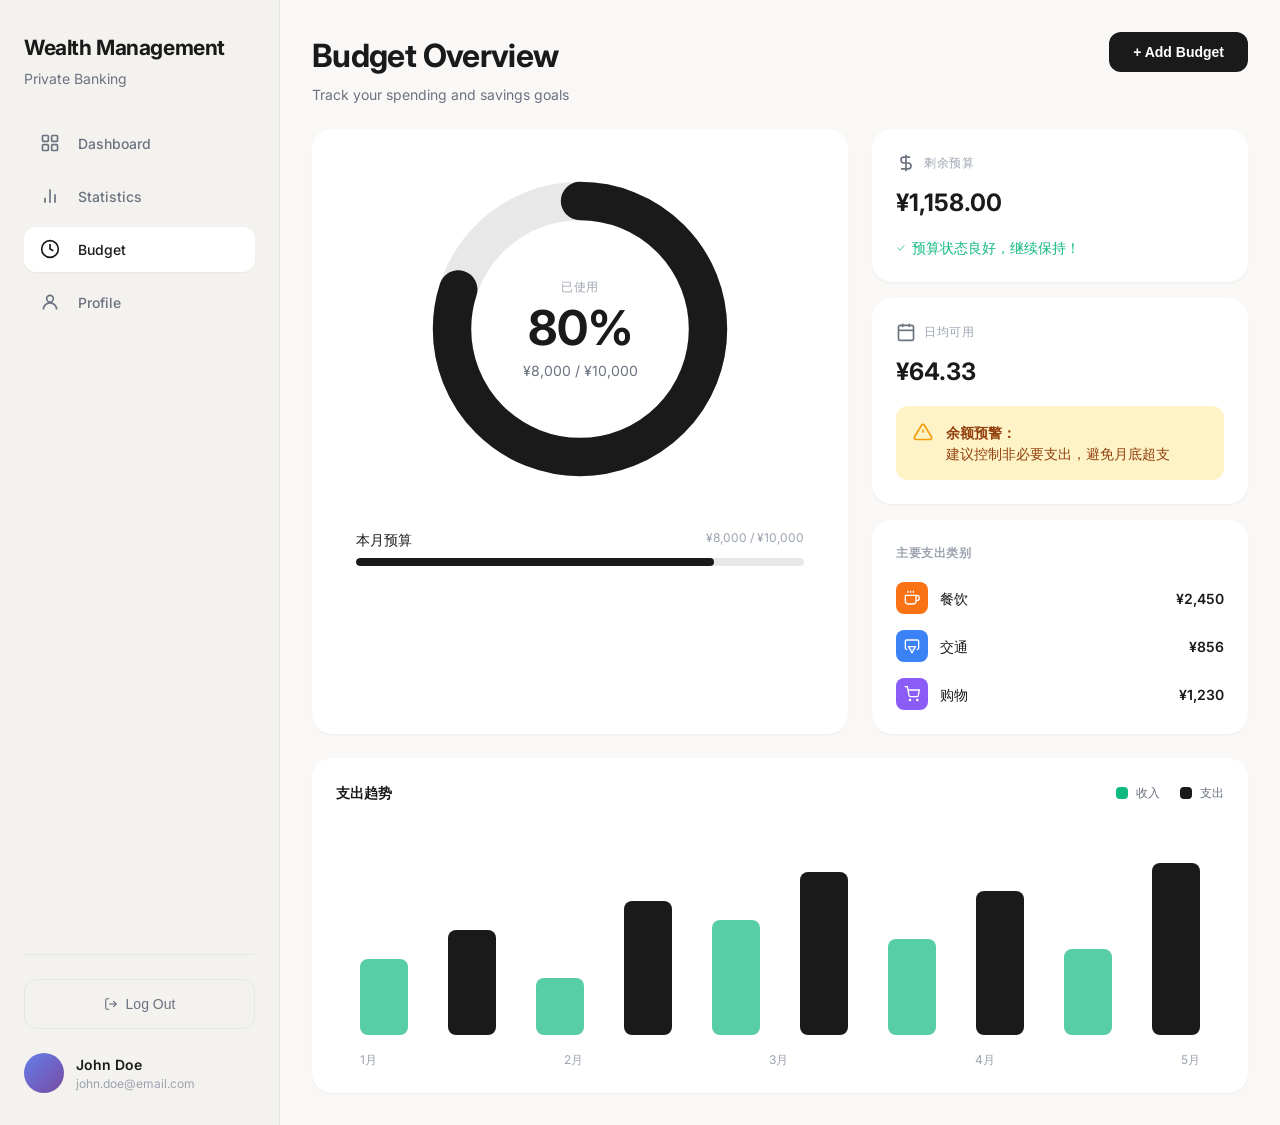
<file: 002.美术设计（UI原型）/index.html>
<!DOCTYPE html>
<html lang="zh-CN">
<head>
  <meta charset="UTF-8">
  <meta name="viewport" content="width=device-width, initial-scale=1.0">
  <title>Wealth Management - Private Banking</title>
  <link rel="stylesheet" href="style.css">
  <link href="https://fonts.googleapis.com/css2?family=Inter:wght@400;500;600;700&display=swap" rel="stylesheet">
</head>
<body>
  <div class="app-container">
    <!-- 侧边导航栏 -->
    <aside class="sidebar">
      <div class="sidebar-header">
        <h1 class="brand-title">Wealth Management</h1>
        <p class="brand-subtitle">Private Banking</p>
      </div>

      <nav class="sidebar-nav">
        <a href="#" class="nav-link">
          <svg class="nav-icon" viewBox="0 0 24 24" fill="none" stroke="currentColor" stroke-width="2">
            <rect x="3" y="3" width="7" height="7" rx="1"/>
            <rect x="14" y="3" width="7" height="7" rx="1"/>
            <rect x="3" y="14" width="7" height="7" rx="1"/>
            <rect x="14" y="14" width="7" height="7" rx="1"/>
          </svg>
          <span>Dashboard</span>
        </a>
        <a href="#" class="nav-link">
          <svg class="nav-icon" viewBox="0 0 24 24" fill="none" stroke="currentColor" stroke-width="2">
            <path d="M18 20V10M12 20V4M6 20v-6"/>
          </svg>
          <span>Statistics</span>
        </a>
        <a href="#" class="nav-link active">
          <svg class="nav-icon" viewBox="0 0 24 24" fill="none" stroke="currentColor" stroke-width="2">
            <circle cx="12" cy="12" r="10"/>
            <path d="M12 6v6l4 2"/>
          </svg>
          <span>Budget</span>
        </a>
        <a href="#" class="nav-link">
          <svg class="nav-icon" viewBox="0 0 24 24" fill="none" stroke="currentColor" stroke-width="2">
            <circle cx="12" cy="8" r="4"/>
            <path d="M20 21a8 8 0 1 0-16 0"/>
          </svg>
          <span>Profile</span>
        </a>
      </nav>

      <div class="sidebar-footer">
        <button class="logout-btn">
          <svg class="logout-icon" viewBox="0 0 24 24" fill="none" stroke="currentColor" stroke-width="2">
            <path d="M9 21H5a2 2 0 0 1-2-2V5a2 2 0 0 1 2-2h4"/>
            <polyline points="16 17 21 12 16 7"/>
            <line x1="21" y1="12" x2="9" y2="12"/>
          </svg>
          <span>Log Out</span>
        </button>
        <div class="user-profile">
          <div class="user-avatar"></div>
          <div class="user-info">
            <span class="user-name">John Doe</span>
            <span class="user-email">john.doe@email.com</span>
          </div>
        </div>
      </div>
    </aside>

    <!-- 主内容区 -->
    <main class="main-content">
      <!-- 头部 -->
      <header class="main-header">
        <div class="header-info">
          <h2 class="page-title">Budget Overview</h2>
          <p class="page-subtitle">Track your spending and savings goals</p>
        </div>
        <button class="add-budget-btn">+ Add Budget</button>
      </header>

      <!-- 内容区域 -->
      <div class="content-area">
        <!-- 左侧：预算进度可视化 -->
        <section class="budget-visualization">
          <div class="donut-chart">
            <svg viewBox="0 0 200 200" class="chart-svg">
              <!-- 背景圆环 -->
              <circle cx="100" cy="100" r="80" fill="none" stroke="#E8E8E8" stroke-width="24"/>
              <!-- 进度圆环 -->
              <circle cx="100" cy="100" r="80" fill="none" stroke="#1A1A1A" stroke-width="24"
                      stroke-dasharray="402 503" stroke-linecap="round" transform="rotate(-90 100 100)"/>
            </svg>
            <div class="chart-center">
              <span class="chart-label">已使用</span>
              <span class="chart-value">80%</span>
              <span class="chart-amount">¥8,000 / ¥10,000</span>
            </div>
          </div>

          <div class="budget-progress">
            <div class="progress-header">
              <span class="progress-label">本月预算</span>
              <span class="progress-value">¥8,000 / ¥10,000</span>
            </div>
            <div class="progress-bar">
              <div class="progress-fill" style="width: 80%"></div>
            </div>
          </div>
        </section>

        <!-- 右侧：关键洞察 -->
        <section class="insights-column">
          <!-- 剩余预算卡片 -->
          <div class="insight-card">
            <div class="insight-header">
              <svg class="insight-icon" viewBox="0 0 24 24" fill="none" stroke="currentColor" stroke-width="2">
                <path d="M12 2v20M17 5H9.5a3.5 3.5 0 0 0 0 7h5a3.5 3.5 0 0 1 0 7H6"/>
              </svg>
              <span class="insight-label">剩余预算</span>
            </div>
            <h4 class="insight-value">¥1,158.00</h4>
            <div class="insight-footer">
              <svg class="check-icon" viewBox="0 0 24 24" fill="none" stroke="currentColor" stroke-width="2">
                <polyline points="20 6 9 17 4 12"/>
              </svg>
              <span>预算状态良好，继续保持！</span>
            </div>
          </div>

          <!-- 日均预算卡片 -->
          <div class="insight-card">
            <div class="insight-header">
              <svg class="insight-icon" viewBox="0 0 24 24" fill="none" stroke="currentColor" stroke-width="2">
                <rect x="3" y="4" width="18" height="18" rx="2" ry="2"/>
                <line x1="16" y1="2" x2="16" y2="6"/>
                <line x1="8" y1="2" x2="8" y2="6"/>
                <line x1="3" y1="10" x2="21" y2="10"/>
              </svg>
              <span class="insight-label">日均可用</span>
            </div>
            <h4 class="insight-value">¥64.33</h4>
            <div class="alert-message">
              <svg class="alert-icon" viewBox="0 0 24 24" fill="none" stroke="currentColor" stroke-width="2">
                <path d="M10.29 3.86L1.82 18a2 2 0 0 0 1.71 3h16.94a2 2 0 0 0 1.71-3L13.71 3.86a2 2 0 0 0-3.42 0z"/>
                <line x1="12" y1="9" x2="12" y2="13"/>
                <line x1="12" y1="17" x2="12.01" y2="17"/>
              </svg>
              <span><strong>余额预警：</strong><br>建议控制非必要支出，避免月底超支</span>
            </div>
          </div>

          <!-- 支出类别卡片 -->
          <div class="category-card">
            <h5 class="category-title">主要支出类别</h5>
            <div class="category-list">
              <div class="category-item">
                <div class="category-icon food">
                  <svg viewBox="0 0 24 24" fill="none" stroke="currentColor" stroke-width="2">
                    <path d="M18 8h1a4 4 0 0 1 0 8h-1M2 8h16v9a4 4 0 0 1-4 4H6a4 4 0 0 1-4-4V8z"/>
                    <line x1="6" y1="1" x2="6" y2="4"/>
                    <line x1="10" y1="1" x2="10" y2="4"/>
                    <line x1="14" y1="1" x2="14" y2="4"/>
                  </svg>
                </div>
                <span class="category-name">餐饮</span>
                <span class="category-amount">¥2,450</span>
              </div>
              <div class="category-item">
                <div class="category-icon transport">
                  <svg viewBox="0 0 24 24" fill="none" stroke="currentColor" stroke-width="2">
                    <path d="M5 17H4a2 2 0 0 1-2-2V5a2 2 0 0 1 2-2h16a2 2 0 0 1 2 2v10a2 2 0 0 1-2 2h-1"/>
                    <polygon points="12,22 17,13 7,13"/>
                  </svg>
                </div>
                <span class="category-name">交通</span>
                <span class="category-amount">¥856</span>
              </div>
              <div class="category-item">
                <div class="category-icon shopping">
                  <svg viewBox="0 0 24 24" fill="none" stroke="currentColor" stroke-width="2">
                    <circle cx="9" cy="21" r="1"/>
                    <circle cx="20" cy="21" r="1"/>
                    <path d="M1 1h4l2.68 13.39a2 2 0 0 0 2 1.61h9.72a2 2 0 0 0 2-1.61L23 6H6"/>
                  </svg>
                </div>
                <span class="category-name">购物</span>
                <span class="category-amount">¥1,230</span>
              </div>
            </div>
          </div>
        </section>
      </div>

      <!-- 趋势图表 -->
      <section class="trend-section">
        <div class="trend-header">
          <h5 class="trend-title">支出趋势</h5>
          <div class="trend-legend">
            <span class="legend-item">
              <span class="legend-dot income"></span>
              <span>收入</span>
            </span>
            <span class="legend-item">
              <span class="legend-dot expense"></span>
              <span>支出</span>
            </span>
          </div>
        </div>
        <div class="trend-chart">
          <div class="bar income" style="height: 76px;"></div>
          <div class="bar expense" style="height: 105px;"></div>
          <div class="bar income" style="height: 57px;"></div>
          <div class="bar expense" style="height: 134px;"></div>
          <div class="bar income" style="height: 115px;"></div>
          <div class="bar expense" style="height: 163px;"></div>
          <div class="bar income" style="height: 96px;"></div>
          <div class="bar expense" style="height: 144px;"></div>
          <div class="bar income" style="height: 86px;"></div>
          <div class="bar expense" style="height: 172px;"></div>
        </div>
        <div class="trend-labels">
          <span>1月</span>
          <span>2月</span>
          <span>3月</span>
          <span>4月</span>
          <span>5月</span>
        </div>
      </section>
    </main>
  </div>
</body>
</html>
</file>
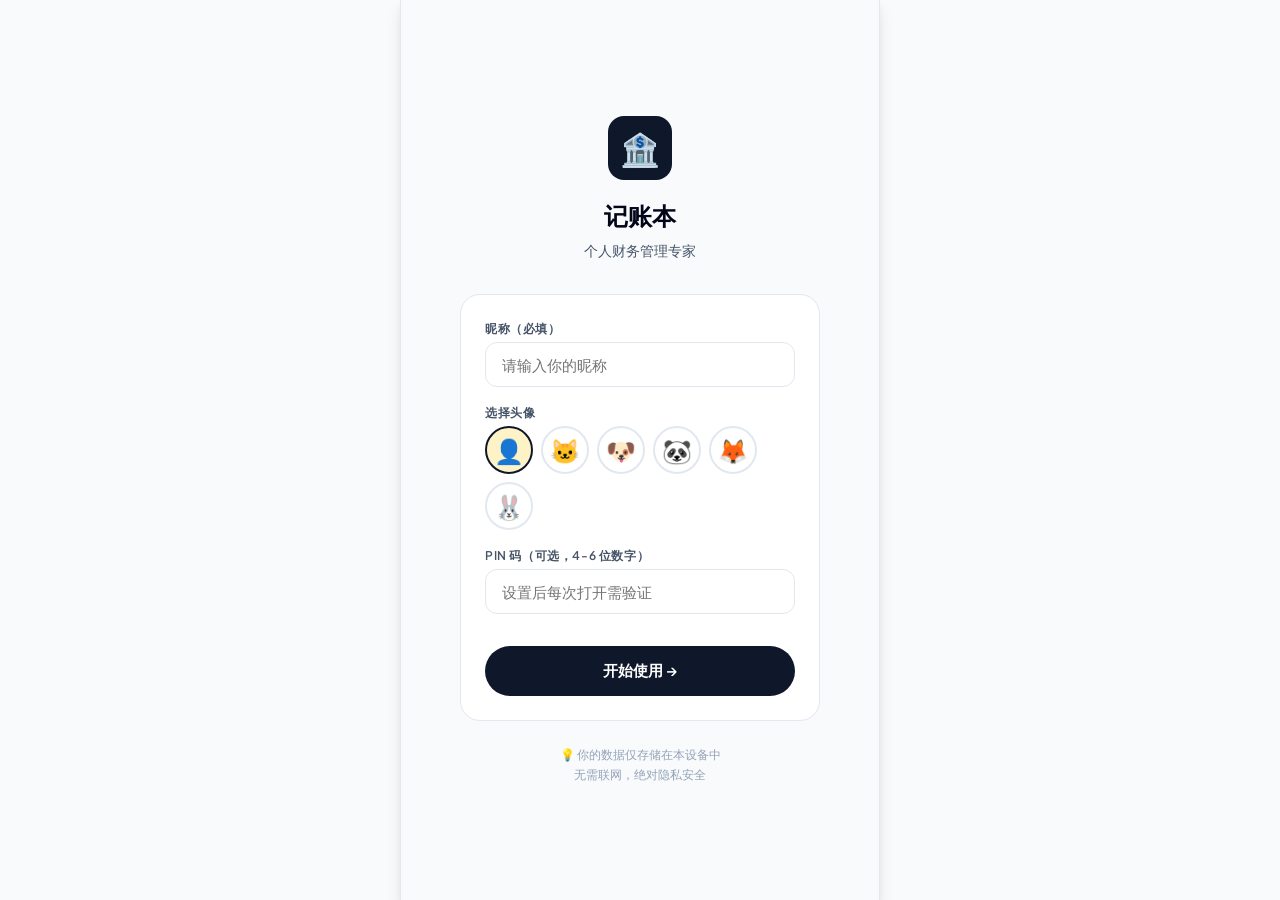
<file: 003.前端开发工程师/frontend/pages/budget.html>
<!DOCTYPE html>
<html lang="zh-CN">
<head>
  <meta charset="utf-8"/>
  <meta name="viewport" content="width=device-width, initial-scale=1.0"/>
  <title>预算 - 记账本</title>
  <link rel="stylesheet" href="../css/style.css"/>
</head>
<body data-page="budget">

<div id="app">
  <div class="page-content">
    <!-- 页面头部 -->
    <div class="page-header">
      <h1>预算管理</h1>
      <p class="subtitle">掌控你的消费上限</p>
    </div>

    <!-- 月份选择器 -->
    <div class="month-picker">
      <button data-month-action="prev" aria-label="上个月">‹</button>
      <span class="month-label">2026年5月</span>
      <button data-month-action="next" aria-label="下个月">›</button>
    </div>

    <!-- 预算环形图 -->
    <div class="budget-ring-section">
      <div class="budget-ring" id="budget-ring">
        <svg width="200" height="200" viewBox="0 0 200 200">
          <circle cx="100" cy="100" r="90" fill="none" stroke="var(--border)" stroke-width="12"/>
        </svg>
        <div class="center-text">
          <div class="pct">0%</div>
          <div class="label-sm">已使用</div>
        </div>
      </div>
    </div>

    <!-- 预算设置表单 -->
    <div class="budget-form">
      <label for="budget-amount-input">设置月度预算</label>
      <div class="budget-input-row">
        <input type="text" id="budget-amount-input" placeholder="输入预算金额" inputmode="decimal"/>
        <button class="btn btn-primary" id="btn-save-budget" style="width:auto;">保存</button>
      </div>
    </div>

    <!-- 预算统计 -->
    <div class="budget-stats">
      <div class="budget-stat-card">
        <div class="stat-value" id="budget-remaining">¥ 0.00</div>
        <div class="stat-label">剩余预算</div>
      </div>
      <div class="budget-stat-card">
        <div class="stat-value" id="budget-daily">¥ 0.00</div>
        <div class="stat-label">日均可用</div>
      </div>
    </div>

    <!-- 超预算警告 -->
    <div id="budget-warning" style="display:none;margin:var(--space);padding:var(--space);background:var(--expense-bg);border:1px solid var(--expense);border-radius:var(--radius);color:var(--expense);font-size:0.85rem;align-items:center;gap:var(--space-sm);">
      ⚠️ 预算即将耗尽，建议节省非必要支出
    </div>
  </div>
</div>

<script src="../js/storage.js"></script>
<script src="../js/app.js"></script>
</body>
</html>
</file>
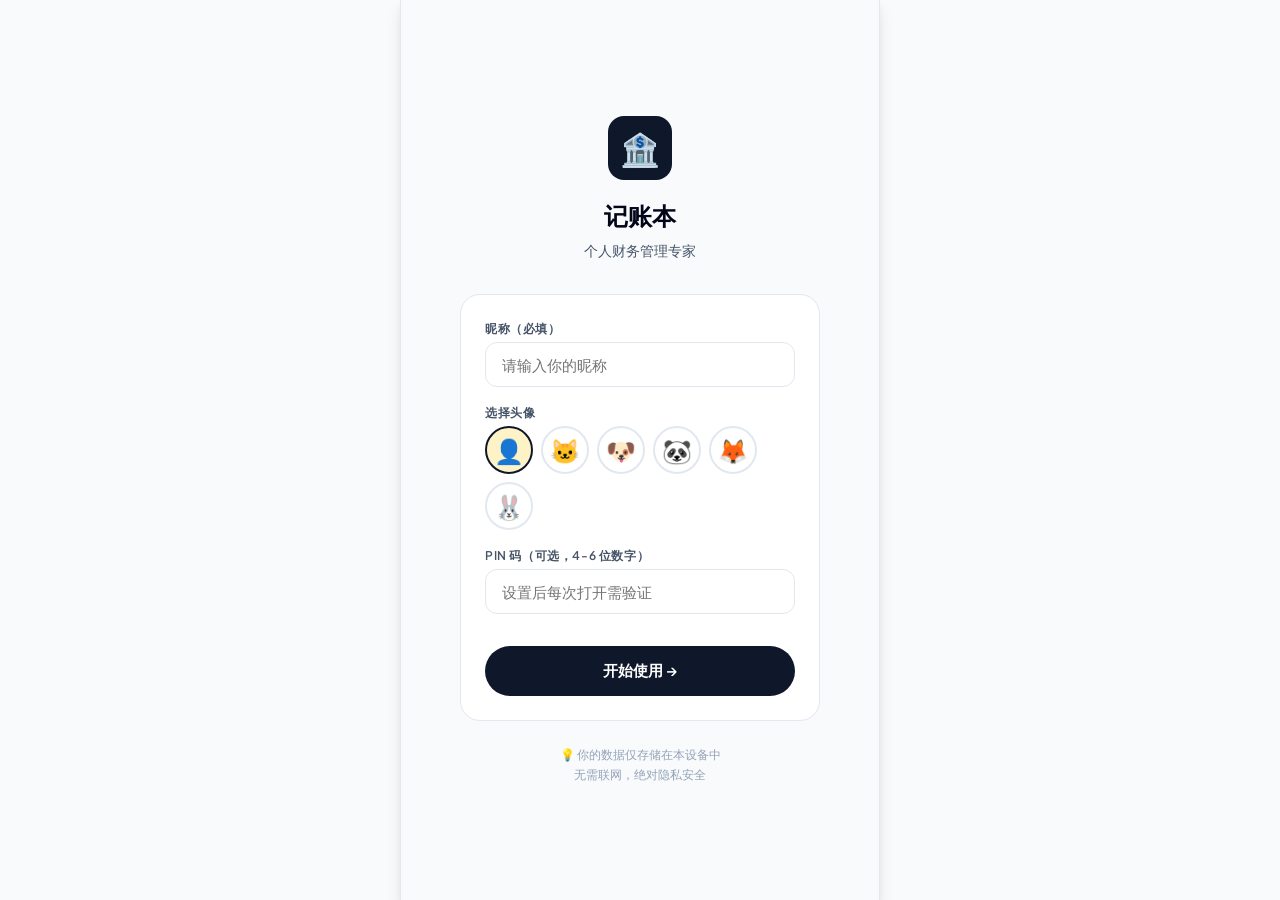
<file: 003.前端开发工程师/frontend/pages/dashboard.html>
<!DOCTYPE html>
<html lang="zh-CN">
<head>
  <meta charset="utf-8"/>
  <meta name="viewport" content="width=device-width, initial-scale=1.0"/>
  <title>统计 - 记账本</title>
  <link rel="stylesheet" href="../css/style.css"/>
</head>
<body data-page="dashboard">

<div id="app">
  <div class="page-content">
    <!-- 页面头部 -->
    <div class="page-header">
      <h1>收支分析</h1>
      <p class="subtitle">清楚看到钱去哪了</p>
    </div>

    <!-- 月份选择器 -->
    <div class="month-picker">
      <button data-month-action="prev" aria-label="上个月">‹</button>
      <span class="month-label">2026年5月</span>
      <button data-month-action="next" aria-label="下个月">›</button>
    </div>

    <!-- 饼图区域 -->
    <div class="pie-section">
      <div style="display:flex;justify-content:space-between;align-items:start;margin-bottom:var(--space);">
        <h3 style="font-weight:600;">本月支出分类占比</h3>
        <div style="text-align:right;">
          <div style="font-size:0.7rem;text-transform:uppercase;color:var(--text-secondary);letter-spacing:0.05em;">总支出</div>
          <div style="font-size:1.5rem;font-weight:700;font-variant-numeric:tabular-nums;" id="total-spending">¥ 0.00</div>
        </div>
      </div>
      <div id="pie-container"></div>
    </div>

    <!-- 排行榜 -->
    <div class="section-title">分类排行</div>
    <div class="rank-list" id="rank-list"></div>
  </div>
</div>

<script src="../js/storage.js"></script>
<script src="../js/app.js"></script>
</body>
</html>
</file>
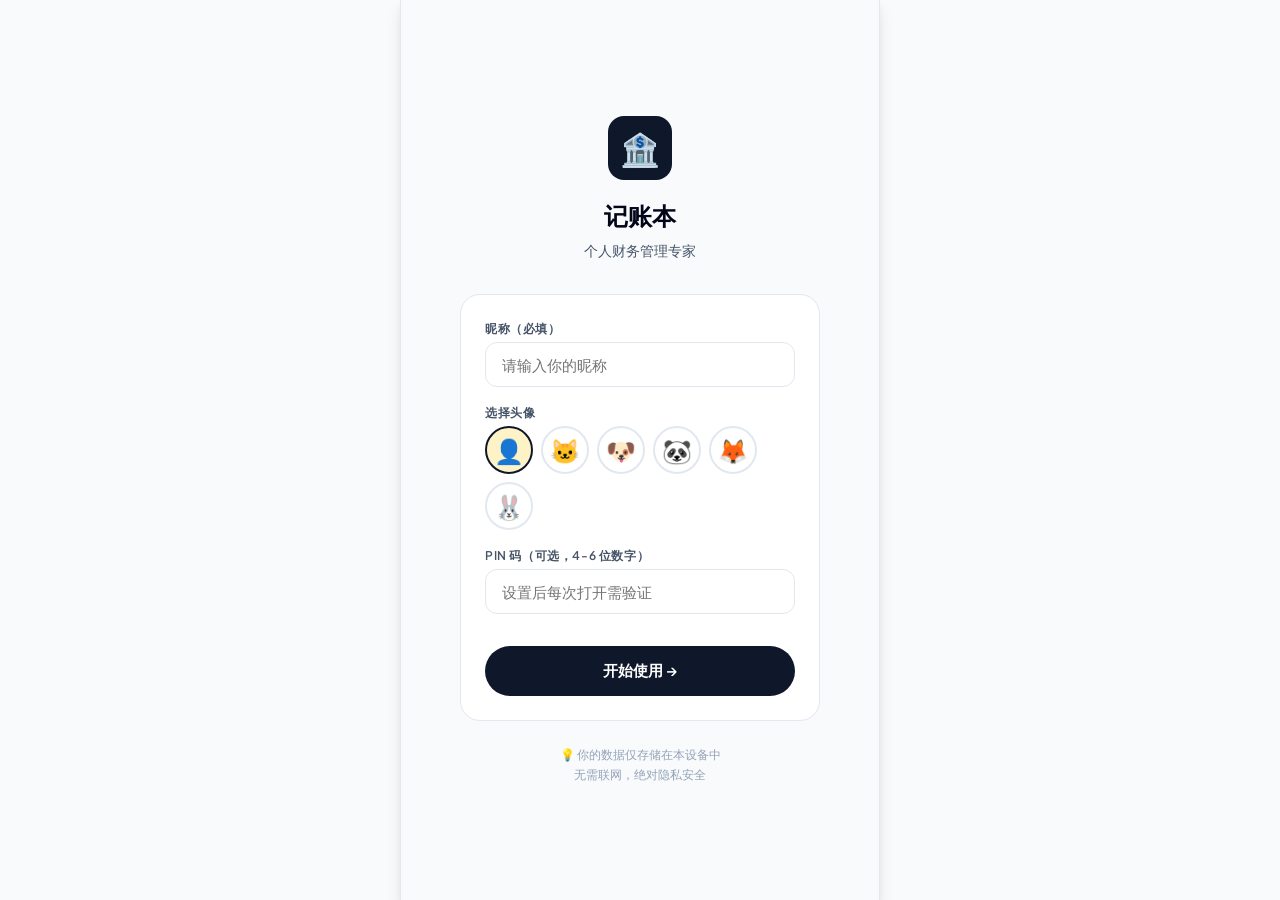
<file: 003.前端开发工程师/frontend/pages/home.html>
<!DOCTYPE html>
<html lang="zh-CN">
<head>
  <meta charset="utf-8"/>
  <meta name="viewport" content="width=device-width, initial-scale=1.0"/>
  <title>首页 - 记账本</title>
  <link rel="stylesheet" href="../css/style.css"/>
</head>
<body data-page="home">

<div id="app">
  <div class="page-content">
    <!-- 页面头部 -->
    <div class="page-header">
      <div style="display:flex;align-items:center;gap:var(--space-sm);">
        <span id="greeting-avatar" style="font-size:1.8rem;">👤</span>
        <div>
          <h1 id="greeting-name">你好，用户</h1>
          <p class="subtitle">每一笔，都心中有数</p>
        </div>
      </div>
    </div>

    <!-- 月份选择器 -->
    <div class="month-picker">
      <button data-month-action="prev" aria-label="上个月">‹</button>
      <span class="month-label">2026年5月</span>
      <button data-month-action="next" aria-label="下个月">›</button>
    </div>

    <!-- 今日概览 -->
    <div class="summary-grid">
      <div class="summary-card">
        <div class="label"><span class="icon-dot expense"></span> 今日支出</div>
        <div class="amount expense" id="today-expense">¥ 0.00</div>
      </div>
      <div class="summary-card">
        <div class="label"><span class="icon-dot income"></span> 今日收入</div>
        <div class="amount income" id="today-income">¥ 0.00</div>
      </div>
    </div>

    <!-- 本月概览 -->
    <div class="summary-grid">
      <div class="summary-card">
        <div class="label"><span class="icon-dot expense"></span> 本月支出</div>
        <div class="amount expense" id="month-expense">¥ 0.00</div>
      </div>
      <div class="summary-card">
        <div class="label"><span class="icon-dot income"></span> 本月收入</div>
        <div class="amount income" id="month-income">¥ 0.00</div>
      </div>
    </div>

    <!-- 流水列表 -->
    <div class="section-title">近期流水</div>
    <div class="transaction-list" id="tx-list"></div>
  </div>
</div>

<script src="../js/storage.js"></script>
<script src="../js/app.js"></script>
</body>
</html>
</file>
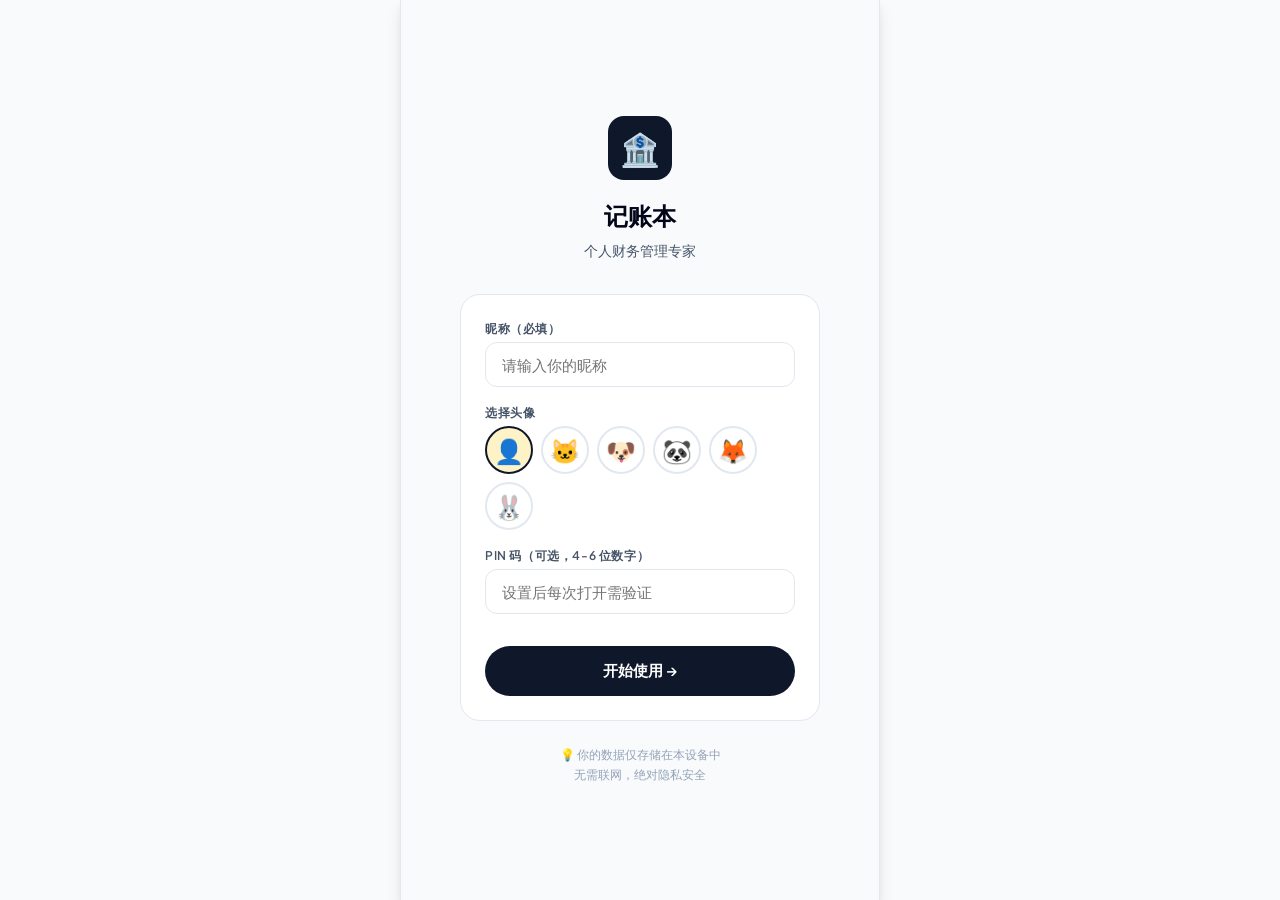
<file: 003.前端开发工程师/frontend/pages/login.html>
<!doctype html>
<html lang="zh-CN">
  <head>
    <meta charset="utf-8" />
    <meta name="viewport" content="width=device-width, initial-scale=1.0" />
    <title>登录 - 记账本（测试）</title>
    <link rel="stylesheet" href="../css/style.css" />
  </head>
  <body data-page="login">
    <div id="app">
      <div class="page-content auth-page">
        <div class="auth-logo">🏦</div>
        <h1 class="auth-title">记账本</h1>

        <div class="auth-card">
          <div style="text-align: center; margin-bottom: var(--space-lg)">
            <div
              style="font-size: 3rem; margin-bottom: var(--space-sm)"
              id="login-avatar"
            >
              👤
            </div>
            <div
              style="font-size: 1.1rem; font-weight: 700"
              id="login-nickname"
            >
              用户
            </div>
            <p
              style="
                font-size: 0.85rem;
                color: var(--text-secondary);
                margin-top: 4px;
              "
            >
              请输入你的 PIN 码
            </p>
          </div>

          <div id="pin-dots" class="pin-dots"></div>

          <div id="pin-keypad" class="num-keypad">
            <button data-key="1">1</button>
            <button data-key="2">2</button>
            <button data-key="3">3</button>
            <button data-key="4">4</button>
            <button data-key="5">5</button>
            <button data-key="6">6</button>
            <button data-key="7">7</button>
            <button data-key="8">8</button>
            <button data-key="9">9</button>
            <button data-key="delete" class="key-delete">⌫</button>
            <button data-key="0">0</button>
            <button data-key="confirm" class="key-confirm">✓</button>
          </div>
        </div>

        <button
          style="
            margin-top: var(--space-lg);
            font-size: 0.8rem;
            color: var(--text-secondary);
            background: none;
            border: none;
            cursor: pointer;
            font-family: var(--font);
          "
          id="btn-forgot-pin"
        >
          忘记 PIN？<span style="color: var(--expense); font-weight: 600"
            >[重置数据]</span
          >
        </button>
      </div>
    </div>

    <script src="../js/storage.js"></script>
    <script src="../js/app.js"></script>
  </body>
</html>
</file>
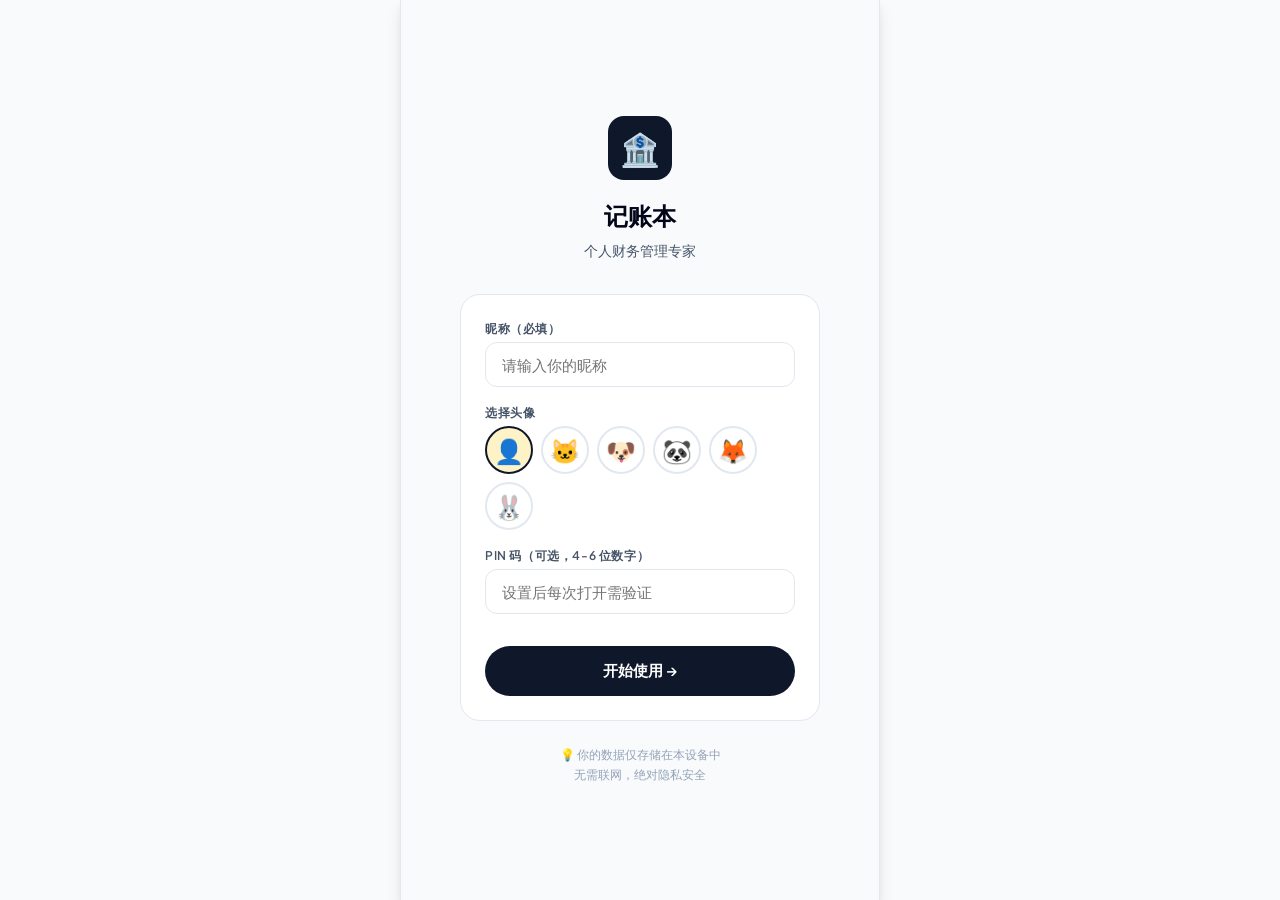
<file: 003.前端开发工程师/frontend/pages/register.html>
<!DOCTYPE html>
<html lang="zh-CN">
<head>
  <meta charset="utf-8"/>
  <meta name="viewport" content="width=device-width, initial-scale=1.0"/>
  <title>注册 - 记账本</title>
  <link rel="stylesheet" href="../css/style.css"/>
</head>
<body data-page="register">

<div id="app">
  <div class="page-content auth-page">
    <div class="auth-logo">🏦</div>
    <h1 class="auth-title">记账本</h1>
    <p class="auth-subtitle">个人财务管理专家</p>

    <div class="auth-card">
      <div class="field">
        <label for="reg-nickname">昵称（必填）</label>
        <input type="text" id="reg-nickname" placeholder="请输入你的昵称" maxlength="12" autocomplete="name"/>
      </div>

      <div class="field">
        <label>选择头像</label>
        <div class="avatar-grid">
          <div class="avatar-option selected" data-avatar="👤">👤</div>
          <div class="avatar-option" data-avatar="🐱">🐱</div>
          <div class="avatar-option" data-avatar="🐶">🐶</div>
          <div class="avatar-option" data-avatar="🐼">🐼</div>
          <div class="avatar-option" data-avatar="🦊">🦊</div>
          <div class="avatar-option" data-avatar="🐰">🐰</div>
        </div>
      </div>

      <div class="field">
        <label for="reg-pin">PIN 码（可选，4-6 位数字）</label>
        <input type="password" id="reg-pin" placeholder="设置后每次打开需验证" maxlength="6" inputmode="numeric" pattern="[0-9]*" autocomplete="new-password"/>
      </div>

      <button id="btn-register" class="btn btn-primary" style="margin-top:var(--space);">开始使用 →</button>
    </div>

    <p style="margin-top:var(--space-lg);font-size:0.75rem;color:var(--text-tertiary);text-align:center;max-width:280px;">
      💡 你的数据仅存储在本设备中<br/>无需联网，绝对隐私安全
    </p>
  </div>
</div>

<script src="../js/storage.js"></script>
<script src="../js/app.js"></script>
</body>
</html>
</file>
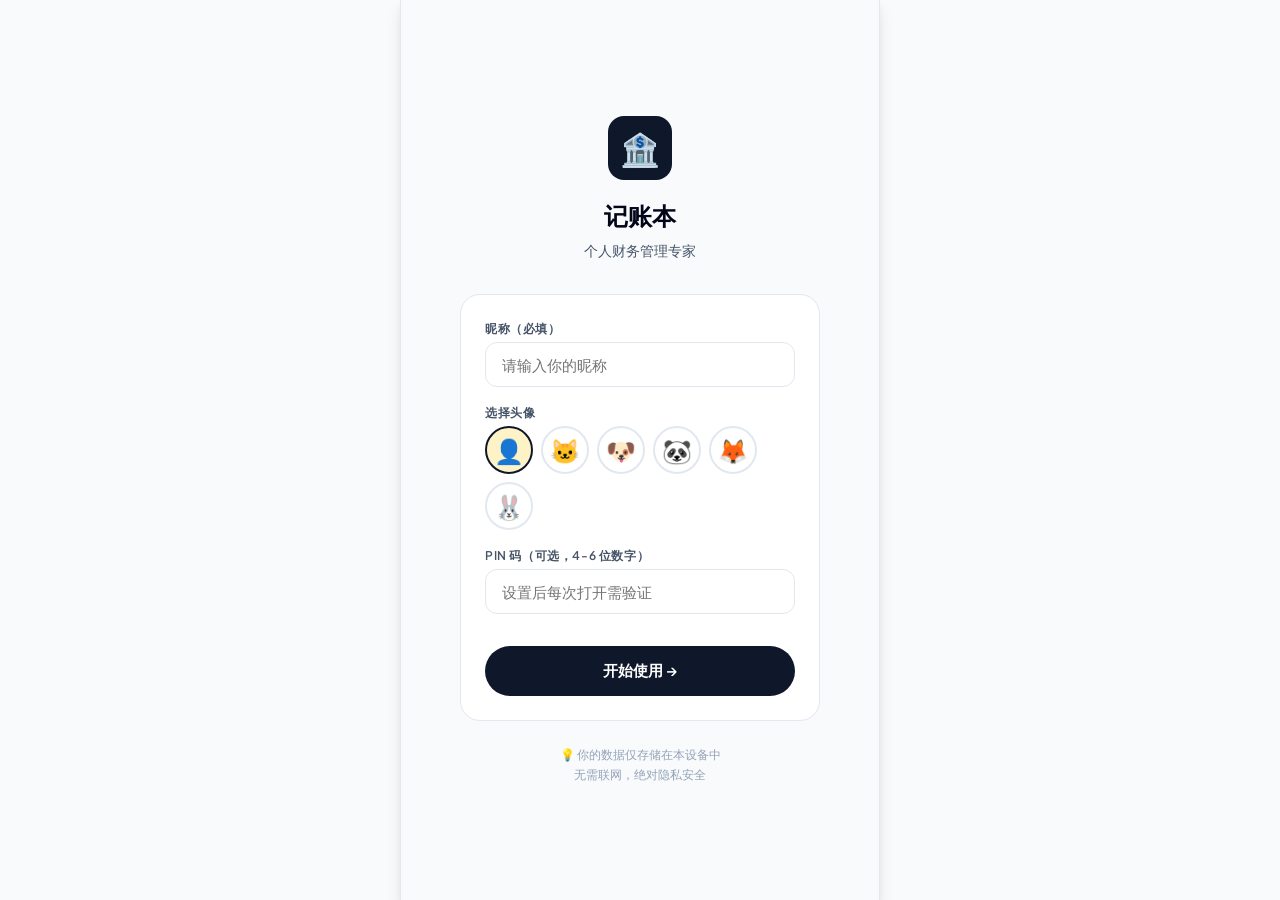
<file: 003.前端开发工程师/frontend/pages/settings.html>
<!DOCTYPE html>
<html lang="zh-CN">
<head>
  <meta charset="utf-8"/>
  <meta name="viewport" content="width=device-width, initial-scale=1.0"/>
  <title>我的 - 记账本</title>
  <link rel="stylesheet" href="../css/style.css"/>
</head>
<body data-page="settings">

<div id="app">
  <div class="page-content">
    <!-- 页面头部 -->
    <div class="page-header">
      <h1>我的</h1>
      <p class="subtitle">管理你的账号与数据</p>
    </div>

    <!-- 用户信息卡片 -->
    <div style="display:flex;align-items:center;gap:var(--space);padding:var(--space);margin:0 var(--space);background:var(--surface);border:1px solid var(--border);border-radius:var(--radius-lg);">
      <div style="font-size:2.5rem;width:60px;height:60px;display:flex;align-items:center;justify-content:center;background:var(--surface-hover);border-radius:50%;" id="settings-avatar">👤</div>
      <div style="flex:1;min-width:0;">
        <div style="font-weight:700;font-size:1.05rem;" id="settings-nickname">用户</div>
        <div style="font-size:0.8rem;color:var(--text-secondary);">PIN: <span id="settings-pin-status">未设置</span></div>
      </div>
      <button style="background:none;border:1px solid var(--border);border-radius:var(--radius);padding:6px 12px;font-size:0.75rem;cursor:pointer;font-family:var(--font);color:var(--text-secondary);" id="btn-edit-avatar">更换头像</button>
    </div>

    <!-- 账号管理 -->
    <div class="settings-section" style="margin-top:var(--space-lg);">
      <h3>账号管理</h3>
      <div class="settings-item" id="btn-edit-nickname">
        <div class="si-left">
          <div class="si-icon">✏️</div>
          <div>
            <div class="si-title">修改昵称</div>
            <div class="si-subtitle">更新你的显示名称</div>
          </div>
        </div>
        <div class="si-arrow">›</div>
      </div>
      <div class="settings-item" id="btn-edit-pin">
        <div class="si-left">
          <div class="si-icon">🔒</div>
          <div>
            <div class="si-title">PIN 码设置</div>
            <div class="si-subtitle">管理应用锁密码</div>
          </div>
        </div>
        <div class="si-arrow">›</div>
      </div>
    </div>

    <!-- 数据管理 -->
    <div class="settings-section">
      <h3>数据管理</h3>
      <div class="settings-item" id="btn-reset">
        <div class="si-left">
          <div class="si-icon">🗑️</div>
          <div>
            <div class="si-title">重置数据</div>
            <div class="si-subtitle">清除所有记录并重新开始</div>
          </div>
        </div>
        <div class="si-arrow">›</div>
      </div>
    </div>

    <!-- 分类管理 -->
    <div class="settings-section">
      <h3>自定义分类</h3>
      <div id="cat-mgmt-list"></div>
      <div style="display:flex;gap:var(--space-sm);padding:var(--space-sm);align-items:center;flex-wrap:wrap;">
        <input type="text" id="new-cat-name" placeholder="分类名称" style="flex:1;min-width:80px;padding:8px var(--space-sm);border:1px solid var(--border);border-radius:var(--radius-sm);font-size:0.85rem;font-family:var(--font);"/>
        <input type="text" id="new-cat-icon" placeholder="图标" style="width:50px;padding:8px;border:1px solid var(--border);border-radius:var(--radius-sm);font-size:0.85rem;font-family:var(--font);"/>
        <select id="new-cat-type" style="padding:8px;border:1px solid var(--border);border-radius:var(--radius-sm);font-size:0.85rem;font-family:var(--font);">
          <option value="expense">支出</option>
          <option value="income">收入</option>
        </select>
        <button class="btn btn-primary" id="add-cat-btn" style="width:auto;padding:8px 16px;font-size:0.85rem;">添加</button>
      </div>
    </div>

    <!-- 退出登录 -->
    <div style="padding:var(--space-lg) var(--space);">
      <button class="btn btn-danger" id="btn-logout">退出当前登录</button>
    </div>

    <!-- 关于 -->
    <div style="text-align:center;padding:var(--space);color:var(--text-tertiary);font-size:0.75rem;">
      记账本 v1.0.1 · 数据完全本地存储
    </div>
  </div>
</div>

<script src="../js/storage.js"></script>
<script src="../js/app.js"></script>
</body>
</html>
</file>
<file: 002.美术设计（UI原型）/style.css>
/* ============================================================
   Wealth Management - Private Banking
   基于 Figma 设计还原
   ============================================================ */

* {
  margin: 0;
  padding: 0;
  box-sizing: border-box;
}

:root {
  --bg-primary: #F9F8F6;
  --bg-surface: #FFFFFF;
  --bg-sidebar: #F4F2EE;
  --text-primary: #1A1A1A;
  --text-secondary: #6B7280;
  --text-tertiary: #9CA3AF;
  --border-color: #E5E7EB;
  --accent-green: #10B981;
  --accent-red: #EF4444;
  --accent-yellow: #F59E0B;
  --shadow-sm: 0 1px 2px rgba(0, 0, 0, 0.05);
  --shadow: 0 1px 3px rgba(0, 0, 0, 0.1), 0 1px 2px rgba(0, 0, 0, 0.06);
  --shadow-md: 0 4px 6px rgba(0, 0, 0, 0.1);
  --radius-sm: 8px;
  --radius: 12px;
  --radius-lg: 16px;
  --radius-xl: 20px;
}

body {
  font-family: 'Inter', -apple-system, BlinkMacSystemFont, 'Segoe UI', Roboto, sans-serif;
  background: var(--bg-primary);
  color: var(--text-primary);
  line-height: 1.5;
  min-height: 100vh;
}

/* ========== 应用容器 ========== */
.app-container {
  display: flex;
  min-height: 100vh;
}

/* ========== 侧边栏 ========== */
.sidebar {
  width: 280px;
  background: var(--bg-sidebar);
  padding: 32px 24px;
  display: flex;
  flex-direction: column;
  border-right: 1px solid var(--border-color);
  flex-shrink: 0;
}

.sidebar-header {
  margin-bottom: 32px;
}

.brand-title {
  font-size: 21px;
  font-weight: 700;
  line-height: 1.5;
  letter-spacing: -0.02em;
  margin-bottom: 4px;
}

.brand-subtitle {
  font-size: 14px;
  color: var(--text-secondary);
}

/* 导航菜单 */
.sidebar-nav {
  display: flex;
  flex-direction: column;
  gap: 8px;
}

.nav-link {
  display: flex;
  align-items: center;
  gap: 18px;
  padding: 12px 16px;
  border-radius: var(--radius);
  text-decoration: none;
  color: var(--text-secondary);
  font-size: 14px;
  font-weight: 500;
  transition: all 0.2s ease;
}

.nav-link:hover {
  background: rgba(0, 0, 0, 0.04);
  color: var(--text-primary);
}

.nav-link.active {
  background: var(--bg-surface);
  color: var(--text-primary);
  box-shadow: var(--shadow-sm);
}

.nav-icon {
  width: 20px;
  height: 20px;
  flex-shrink: 0;
}

/* 侧边栏底部 */
.sidebar-footer {
  margin-top: auto;
  padding-top: 24px;
  border-top: 1px solid var(--border-color);
}

.logout-btn {
  display: flex;
  align-items: center;
  justify-content: center;
  gap: 8px;
  width: 100%;
  padding: 16px;
  background: transparent;
  border: 1px solid var(--border-color);
  border-radius: var(--radius);
  font-size: 14px;
  font-weight: 500;
  color: var(--text-secondary);
  cursor: pointer;
  transition: all 0.2s ease;
  margin-bottom: 24px;
}

.logout-btn:hover {
  background: rgba(0, 0, 0, 0.04);
}

.logout-icon {
  width: 14px;
  height: 14px;
}

.user-profile {
  display: flex;
  align-items: center;
  gap: 12px;
}

.user-avatar {
  width: 40px;
  height: 40px;
  border-radius: 50%;
  background: linear-gradient(135deg, #667eea 0%, #764ba2 100%);
}

.user-info {
  display: flex;
  flex-direction: column;
}

.user-name {
  font-size: 14px;
  font-weight: 600;
  color: var(--text-primary);
}

.user-email {
  font-size: 12px;
  color: var(--text-tertiary);
}

/* ========== 主内容区 ========== */
.main-content {
  flex: 1;
  padding: 32px;
  min-width: 0;
}

/* 头部 */
.main-header {
  display: flex;
  justify-content: space-between;
  align-items: flex-start;
  margin-bottom: 24px;
}

.page-title {
  font-size: 32px;
  font-weight: 700;
  line-height: 1.5;
  letter-spacing: -0.02em;
}

.page-subtitle {
  font-size: 14px;
  color: var(--text-secondary);
  margin-top: 4px;
}

.add-budget-btn {
  padding: 12px 24px;
  background: var(--text-primary);
  color: white;
  border: none;
  border-radius: var(--radius);
  font-size: 14px;
  font-weight: 600;
  cursor: pointer;
  transition: all 0.2s ease;
}

.add-budget-btn:hover {
  background: #333;
}

/* 内容区域 */
.content-area {
  display: grid;
  grid-template-columns: 1fr 376px;
  gap: 24px;
  margin-bottom: 24px;
}

/* 预算可视化 */
.budget-visualization {
  background: var(--bg-surface);
  border-radius: var(--radius-xl);
  padding: 40px;
  display: flex;
  flex-direction: column;
  align-items: center;
  box-shadow: var(--shadow-sm);
}

.donut-chart {
  position: relative;
  width: 320px;
  height: 320px;
  margin-bottom: 40px;
}

.chart-svg {
  width: 100%;
  height: 100%;
}

.chart-center {
  position: absolute;
  top: 50%;
  left: 50%;
  transform: translate(-50%, -50%);
  text-align: center;
}

.chart-label {
  display: block;
  font-size: 12px;
  color: var(--text-tertiary);
  text-transform: uppercase;
  letter-spacing: 0.05em;
  margin-bottom: 8px;
}

.chart-value {
  display: block;
  font-size: 48px;
  font-weight: 700;
  line-height: 1;
}

.chart-amount {
  display: block;
  font-size: 14px;
  color: var(--text-secondary);
  margin-top: 8px;
}

.budget-progress {
  width: 100%;
  max-width: 448px;
}

.progress-header {
  display: flex;
  justify-content: space-between;
  margin-bottom: 8px;
}

.progress-label {
  font-size: 14px;
  font-weight: 500;
}

.progress-value {
  font-size: 12px;
  color: var(--text-tertiary);
}

.progress-bar {
  height: 8px;
  background: #E8E8E8;
  border-radius: 4px;
  overflow: hidden;
}

.progress-fill {
  height: 100%;
  background: var(--text-primary);
  border-radius: 4px;
  transition: width 0.3s ease;
}

/* 洞察卡片列 */
.insights-column {
  display: flex;
  flex-direction: column;
  gap: 16px;
}

.insight-card {
  background: var(--bg-surface);
  border-radius: var(--radius-xl);
  padding: 24px;
  box-shadow: var(--shadow-sm);
}

.insight-header {
  display: flex;
  align-items: center;
  gap: 8px;
  margin-bottom: 12px;
}

.insight-icon {
  width: 20px;
  height: 20px;
  color: var(--text-secondary);
}

.insight-label {
  font-size: 12px;
  color: var(--text-tertiary);
  text-transform: uppercase;
  letter-spacing: 0.05em;
}

.insight-value {
  font-size: 24px;
  font-weight: 700;
  margin-bottom: 16px;
}

.insight-footer {
  display: flex;
  align-items: center;
  gap: 6px;
  font-size: 14px;
  color: var(--accent-green);
}

.check-icon {
  width: 10px;
  height: 10px;
}

/* 警告消息 */
.alert-message {
  display: flex;
  gap: 12px;
  padding: 16px;
  background: #FEF3C7;
  border-radius: var(--radius);
  font-size: 14px;
  line-height: 1.5;
  color: #92400E;
}

.alert-icon {
  width: 22px;
  height: 20px;
  flex-shrink: 0;
  color: var(--accent-yellow);
}

.alert-message strong {
  font-weight: 600;
}

/* 类别卡片 */
.category-card {
  background: var(--bg-surface);
  border-radius: var(--radius-xl);
  padding: 24px;
  box-shadow: var(--shadow-sm);
}

.category-title {
  font-size: 12px;
  color: var(--text-tertiary);
  text-transform: uppercase;
  letter-spacing: 0.05em;
  margin-bottom: 20px;
}

.category-list {
  display: flex;
  flex-direction: column;
  gap: 16px;
}

.category-item {
  display: flex;
  align-items: center;
  gap: 12px;
}

.category-icon {
  width: 32px;
  height: 32px;
  border-radius: var(--radius-sm);
  display: flex;
  align-items: center;
  justify-content: center;
}

.category-icon svg {
  width: 16px;
  height: 16px;
  color: white;
}

.category-icon.food {
  background: #F97316;
}

.category-icon.transport {
  background: #3B82F6;
}

.category-icon.shopping {
  background: #8B5CF6;
}

.category-name {
  flex: 1;
  font-size: 14px;
  font-weight: 500;
}

.category-amount {
  font-size: 14px;
  font-weight: 600;
}

/* ========== 趋势图表 ========== */
.trend-section {
  background: var(--bg-surface);
  border-radius: var(--radius-xl);
  padding: 24px;
  box-shadow: var(--shadow-sm);
}

.trend-header {
  display: flex;
  justify-content: space-between;
  align-items: center;
  margin-bottom: 24px;
}

.trend-title {
  font-size: 14px;
  font-weight: 600;
}

.trend-legend {
  display: flex;
  gap: 20px;
}

.legend-item {
  display: flex;
  align-items: center;
  gap: 8px;
  font-size: 12px;
  color: var(--text-secondary);
}

.legend-dot {
  width: 12px;
  height: 12px;
  border-radius: 4px;
}

.legend-dot.income {
  background: var(--accent-green);
}

.legend-dot.expense {
  background: var(--text-primary);
}

.trend-chart {
  display: flex;
  align-items: flex-end;
  justify-content: space-between;
  height: 208px;
  padding: 0 24px;
  margin-bottom: 16px;
}

.trend-chart .bar {
  width: 48px;
  border-radius: var(--radius-sm);
  transition: height 0.3s ease;
}

.trend-chart .bar.income {
  background: var(--accent-green);
  opacity: 0.7;
}

.trend-chart .bar.expense {
  background: var(--text-primary);
}

.trend-labels {
  display: flex;
  justify-content: space-between;
  padding: 0 24px;
  font-size: 12px;
  color: var(--text-tertiary);
}

/* ========== 响应式 ========== */
@media (max-width: 1024px) {
  .content-area {
    grid-template-columns: 1fr;
  }

  .insights-column {
    flex-direction: row;
    flex-wrap: wrap;
  }

  .insight-card,
  .category-card {
    flex: 1;
    min-width: 280px;
  }
}

@media (max-width: 768px) {
  .sidebar {
    display: none;
  }

  .main-content {
    padding: 16px;
  }

  .main-header {
    flex-direction: column;
    gap: 16px;
  }

  .page-title {
    font-size: 24px;
  }

  .budget-visualization {
    padding: 24px;
  }

  .donut-chart {
    width: 240px;
    height: 240px;
  }

  .chart-value {
    font-size: 36px;
  }

  .insights-column {
    flex-direction: column;
  }

  .trend-chart {
    padding: 0 8px;
  }

  .trend-chart .bar {
    width: 32px;
  }
}
</file>
<file: 003.前端开发工程师/frontend/css/style.css>
/* ============================================================
   记账本 — 设计系统
   基于 PRD V1.0.1 配色 + 移动端优先 + 底部导航
   字体: Plus Jakarta Sans
   ============================================================ */

@import url('https://fonts.googleapis.com/css2?family=Plus+Jakarta+Sans:wght@300;400;500;600;700&display=swap');

/* ---------- 设计令牌：亮色模式 ---------- */
:root {
  --primary: #0F172A;
  --primary-hover: #1E293B;
  --on-primary: #FFFFFF;
  --secondary: #1E3A8A;
  --accent: #A16207;
  --accent-light: #FEF3C7;

  --bg: #F8FAFC;
  --surface: #FFFFFF;
  --surface-hover: #F1F5F9;
  --border: #E2E8F0;

  --text: #020617;
  --text-secondary: #475569;
  --text-tertiary: #94A3B8;

  --expense: #DC2626;
  --expense-bg: #FEF2F2;
  --income: #059669;
  --income-bg: #ECFDF5;

  --shadow-sm: 0 1px 2px rgba(0,0,0,0.04);
  --shadow: 0 1px 3px rgba(0,0,0,0.06), 0 1px 2px rgba(0,0,0,0.04);
  --shadow-md: 0 4px 6px rgba(0,0,0,0.05), 0 2px 4px rgba(0,0,0,0.04);
  --shadow-lg: 0 10px 15px rgba(0,0,0,0.08), 0 4px 6px rgba(0,0,0,0.04);
  --shadow-xl: 0 20px 40px rgba(0,0,0,0.12);

  --radius-sm: 8px;
  --radius: 12px;
  --radius-lg: 16px;
  --radius-xl: 20px;
  --radius-full: 9999px;

  --space-xs: 4px;
  --space-sm: 8px;
  --space: 16px;
  --space-lg: 24px;
  --space-xl: 32px;

  --font: 'Plus Jakarta Sans', -apple-system, BlinkMacSystemFont, 'Segoe UI', Roboto, sans-serif;
  --transition: 0.2s cubic-bezier(0.4, 0, 0.2, 1);
  --nav-height: 56px;
}

/* ---------- 设计令牌：暗色模式 ---------- */
@media (prefers-color-scheme: dark) {
  :root {
    --primary: #1E40AF;
    --primary-hover: #2563EB;
    --secondary: #3B82F6;
    --accent: #059669;
    --accent-light: #064E3B;
    --bg: #0F172A;
    --surface: #1E293B;
    --surface-hover: #273449;
    --border: rgba(255,255,255,0.08);
    --text: #F1F5F9;
    --text-secondary: #94A3B8;
    --text-tertiary: #64748B;
    --expense: #EF4444;
    --expense-bg: #450A0A;
    --income: #10B981;
    --income-bg: #052E16;
    --shadow-sm: 0 1px 2px rgba(0,0,0,0.3);
    --shadow: 0 1px 3px rgba(0,0,0,0.4);
    --shadow-md: 0 4px 6px rgba(0,0,0,0.4);
    --shadow-lg: 0 10px 15px rgba(0,0,0,0.5);
    --shadow-xl: 0 20px 40px rgba(0,0,0,0.6);
  }
}

/* ---------- 全局重置 ---------- */
*, *::before, *::after { box-sizing: border-box; margin: 0; padding: 0; }

html {
  font-size: 16px;
  -webkit-text-size-adjust: 100%;
}

body {
  font-family: var(--font);
  background: var(--bg);
  color: var(--text);
  line-height: 1.6;
  -webkit-font-smoothing: antialiased;
  -moz-osx-font-smoothing: grayscale;
  overflow-x: hidden;
  min-height: 100dvh;
}

/* ---------- 应用容器 ---------- */
#app {
  max-width: 480px;
  margin: 0 auto;
  min-height: 100dvh;
  position: relative;
  background: var(--bg);
}

/* ---------- 页面内容区 ---------- */
.page-content {
  padding-bottom: calc(var(--nav-height) + var(--space-lg));
  min-height: 100dvh;
  animation: fadeIn 0.25s ease-out;
}

@keyframes fadeIn {
  from { opacity: 0; transform: translateY(8px); }
  to   { opacity: 1; transform: translateY(0); }
}

/* ---------- 页面头部 ---------- */
.page-header {
  padding: var(--space-lg) var(--space) var(--space);
  position: sticky;
  top: 0;
  z-index: 20;
  background: var(--bg);
}

.page-header h1 {
  font-size: 1.5rem;
  font-weight: 700;
  letter-spacing: -0.02em;
}

.page-header .subtitle {
  font-size: 0.875rem;
  color: var(--text-secondary);
  margin-top: var(--space-xs);
}

/* ---------- 月份选择器 ---------- */
.month-picker {
  display: flex;
  align-items: center;
  justify-content: center;
  gap: var(--space);
  padding: var(--space-sm) 0;
}

.month-picker button {
  width: 36px;
  height: 36px;
  border: 1px solid var(--border);
  border-radius: var(--radius-sm);
  background: var(--surface);
  color: var(--text);
  cursor: pointer;
  display: flex;
  align-items: center;
  justify-content: center;
  font-size: 1.2rem;
  transition: all var(--transition);
}

.month-picker button:hover { background: var(--surface-hover); }
.month-picker button:active { transform: scale(0.95); }

.month-picker .month-label {
  font-weight: 600;
  font-size: 0.95rem;
  min-width: 100px;
  text-align: center;
}

/* ---------- 概览卡片 ---------- */
.summary-grid {
  display: grid;
  grid-template-columns: 1fr 1fr;
  gap: var(--space-sm);
  padding: 0 var(--space);
  margin-bottom: var(--space);
}

.summary-card {
  background: var(--surface);
  border: 1px solid var(--border);
  border-radius: var(--radius);
  padding: var(--space);
}

.summary-card .label {
  font-size: 0.75rem;
  font-weight: 500;
  color: var(--text-secondary);
  text-transform: uppercase;
  letter-spacing: 0.05em;
  margin-bottom: var(--space-xs);
  display: flex;
  align-items: center;
  gap: 4px;
}

.summary-card .icon-dot {
  width: 8px;
  height: 8px;
  border-radius: 50%;
}

.summary-card .icon-dot.expense { background: var(--expense); }
.summary-card .icon-dot.income  { background: var(--income); }

.summary-card .amount {
  font-size: 1.5rem;
  font-weight: 700;
  font-variant-numeric: tabular-nums;
}

.summary-card .amount.expense { color: var(--expense); }
.summary-card .amount.income  { color: var(--income); }

.summary-card .hint {
  font-size: 0.75rem;
  color: var(--text-tertiary);
  margin-top: var(--space-xs);
}

/* ---------- 区块标题 ---------- */
.section-title {
  font-size: 1rem;
  font-weight: 600;
  padding: 0 var(--space);
  margin-bottom: var(--space-sm);
  display: flex;
  align-items: center;
  justify-content: space-between;
}

.section-title .view-all {
  font-size: 0.8rem;
  font-weight: 500;
  color: var(--accent);
  cursor: pointer;
  border: none;
  background: none;
}

/* ---------- 流水列表 ---------- */
.transaction-list {
  padding: 0 var(--space);
}

.date-group {
  margin-bottom: var(--space);
}

.date-group-header {
  font-size: 0.8rem;
  font-weight: 600;
  color: var(--text-secondary);
  padding: var(--space-sm) var(--space-sm);
  background: var(--surface-hover);
  border-radius: var(--radius-sm);
  margin-bottom: var(--space-xs);
}

.tx-item {
  display: flex;
  align-items: center;
  gap: var(--space-sm);
  padding: var(--space-sm);
  background: var(--surface);
  border: 1px solid var(--border);
  border-radius: var(--radius);
  margin-bottom: var(--space-xs);
  transition: all var(--transition);
  cursor: pointer;
  position: relative;
  overflow: hidden;
}

.tx-item:active { background: var(--surface-hover); }

.tx-item .cat-icon {
  width: 44px;
  height: 44px;
  border-radius: var(--radius-sm);
  background: var(--surface-hover);
  display: flex;
  align-items: center;
  justify-content: center;
  font-size: 1.3rem;
  flex-shrink: 0;
}

.tx-item .tx-info {
  flex: 1;
  min-width: 0;
}

.tx-item .tx-cat {
  font-size: 0.9rem;
  font-weight: 600;
}

.tx-item .tx-note {
  font-size: 0.75rem;
  color: var(--text-secondary);
  white-space: nowrap;
  overflow: hidden;
  text-overflow: ellipsis;
}

.tx-item .tx-note:empty { display: none; }

.tx-item .tx-amount {
  font-weight: 700;
  font-size: 1rem;
  font-variant-numeric: tabular-nums;
  flex-shrink: 0;
}

.tx-item .tx-amount.expense { color: var(--expense); }
.tx-item .tx-amount.income  { color: var(--income); }

/* 滑动删除提示 */
.tx-item .delete-hint {
  position: absolute;
  right: 0;
  top: 0;
  bottom: 0;
  width: 72px;
  background: var(--expense);
  color: white;
  display: flex;
  align-items: center;
  justify-content: center;
  font-size: 0.85rem;
  font-weight: 600;
  transform: translateX(100%);
  transition: transform 0.2s ease;
  border-radius: 0 var(--radius) var(--radius) 0;
}

.tx-item.swiped .delete-hint {
  transform: translateX(0);
}

/* ---------- 底部导航栏 ---------- */
.bottom-nav {
  position: fixed;
  bottom: 0;
  left: 50%;
  transform: translateX(-50%);
  width: 100%;
  max-width: 480px;
  height: var(--nav-height);
  background: var(--surface);
  border-top: 1px solid var(--border);
  display: flex;
  align-items: center;
  justify-content: space-around;
  padding: 0 var(--space-sm);
  z-index: 100;
  backdrop-filter: blur(10px);
}

@supports (backdrop-filter: blur(10px)) {
  .bottom-nav {
    background: rgba(255,255,255,0.85);
  }
  @media (prefers-color-scheme: dark) {
    .bottom-nav {
      background: rgba(30,41,59,0.85);
    }
  }
}

.nav-item {
  display: flex;
  flex-direction: column;
  align-items: center;
  gap: 2px;
  padding: var(--space-xs) var(--space-sm);
  min-width: 56px;
  cursor: pointer;
  border: none;
  background: none;
  color: var(--text-tertiary);
  font-family: var(--font);
  font-size: 0.65rem;
  font-weight: 500;
  transition: all var(--transition);
  -webkit-tap-highlight-color: transparent;
  position: relative;
  text-decoration: none;
}

.nav-item .nav-icon {
  width: 28px;
  height: 28px;
  display: flex;
  align-items: center;
  justify-content: center;
}

.nav-item .nav-icon svg {
  width: 24px;
  height: 24px;
  stroke: currentColor;
}

.nav-item.active {
  color: var(--primary);
}

.nav-item.active::before {
  content: '';
  position: absolute;
  top: 0;
  left: 50%;
  transform: translateX(-50%);
  width: 24px;
  height: 3px;
  background: var(--primary);
  border-radius: 0 0 3px 3px;
}

/* 中间记账按钮 */
.nav-item.add-btn {
  justify-content: center;
}

.nav-item.add-btn .nav-icon {
  width: auto;
  height: auto;
  display: flex;
  align-items: center;
  justify-content: center;
}

.nav-item.add-btn .fab {
  width: 40px;
  height: 40px;
  border-radius: 50%;
  background: var(--primary);
  color: var(--on-primary);
  display: flex;
  align-items: center;
  justify-content: center;
  box-shadow: var(--shadow-md);
  transition: all var(--transition);
}

.nav-item.add-btn .fab svg {
  width: 20px;
  height: 20px;
  stroke: currentColor;
}

.nav-item.add-btn:active .fab {
  transform: scale(0.95);
}

/* ---------- 模态弹窗 ---------- */
.modal-overlay {
  position: fixed;
  inset: 0;
  background: rgba(15, 23, 42, 0.5);
  z-index: 200;
  display: flex;
  align-items: flex-end;
  justify-content: center;
  animation: fadeOverlay 0.25s ease-out;
}

@keyframes fadeOverlay {
  from { opacity: 0; }
  to   { opacity: 1; }
}

.modal-sheet {
  background: var(--surface);
  border-radius: var(--radius-xl) var(--radius-xl) 0 0;
  width: 100%;
  max-width: 480px;
  max-height: 90dvh;
  overflow-y: auto;
  padding: var(--space-lg);
  animation: slideUp 0.3s cubic-bezier(0.34, 1.56, 0.64, 1);
}

@keyframes slideUp {
  from { transform: translateY(100%); }
  to   { transform: translateY(0); }
}

.modal-handle {
  width: 36px;
  height: 4px;
  background: var(--border);
  border-radius: 2px;
  margin: 0 auto var(--space);
}

.modal-title {
  font-size: 1.1rem;
  font-weight: 700;
  margin-bottom: var(--space-lg);
  text-align: center;
}

/* ---------- 类型切换 ---------- */
.type-toggle {
  display: flex;
  background: var(--surface-hover);
  border-radius: var(--radius-full);
  padding: 3px;
  margin-bottom: var(--space-lg);
}

.type-toggle button {
  flex: 1;
  padding: 10px;
  border-radius: var(--radius-full);
  font-size: 0.9rem;
  font-weight: 600;
  border: none;
  cursor: pointer;
  font-family: var(--font);
  transition: all var(--transition);
  color: var(--text-secondary);
  background: transparent;
}

.type-toggle button.active {
  background: var(--primary);
  color: var(--on-primary);
}

/* ---------- 金额输入 ---------- */
.amount-input-group {
  margin-bottom: var(--space-lg);
}

.amount-input-group label {
  font-size: 0.75rem;
  font-weight: 600;
  text-transform: uppercase;
  letter-spacing: 0.05em;
  color: var(--text-secondary);
  display: block;
  margin-bottom: var(--space-sm);
}

.amount-input-row {
  display: flex;
  align-items: center;
  border-bottom: 2px solid var(--border);
  padding-bottom: var(--space-sm);
  transition: border-color var(--transition);
}

.amount-input-row:focus-within {
  border-bottom-color: var(--primary);
}

.amount-input-row .currency {
  font-size: 1.5rem;
  font-weight: 700;
  margin-right: var(--space-xs);
}

.amount-input-row input {
  flex: 1;
  border: none;
  outline: none;
  font-size: 2rem;
  font-weight: 700;
  font-family: var(--font);
  background: transparent;
  color: var(--text);
  font-variant-numeric: tabular-nums;
  min-width: 0;
}

.amount-input-row input::placeholder {
  color: var(--text-tertiary);
}

/* ---------- 分类选择（横向滚动） ---------- */
.category-scroll {
  display: flex;
  gap: var(--space-sm);
  overflow-x: auto;
  padding-bottom: var(--space-sm);
  margin-bottom: var(--space-lg);
  scrollbar-width: none;
}

.category-scroll::-webkit-scrollbar { display: none; }

.cat-chip {
  display: flex;
  flex-direction: column;
  align-items: center;
  gap: 4px;
  padding: var(--space-sm) var(--space);
  border: 1.5px solid var(--border);
  border-radius: var(--radius);
  min-width: 68px;
  cursor: pointer;
  background: var(--surface);
  font-family: var(--font);
  font-size: 0.7rem;
  color: var(--text-secondary);
  transition: all var(--transition);
  flex-shrink: 0;
}

.cat-chip .chip-icon {
  font-size: 1.3rem;
}

.cat-chip.selected {
  border-color: var(--primary);
  background: var(--accent-light);
  color: var(--primary);
}

/* ---------- 表单行 ---------- */
.form-row {
  display: flex;
  gap: var(--space);
  margin-bottom: var(--space-lg);
}

.form-row > * { flex: 1; }

.form-row label {
  font-size: 0.75rem;
  font-weight: 600;
  text-transform: uppercase;
  letter-spacing: 0.05em;
  color: var(--text-secondary);
  display: block;
  margin-bottom: var(--space-xs);
}

.form-row input {
  width: 100%;
  padding: 12px var(--space);
  border: 1px solid var(--border);
  border-radius: var(--radius);
  font-size: 0.95rem;
  font-family: var(--font);
  color: var(--text);
  background: var(--surface);
  transition: border-color var(--transition);
}

.form-row input:focus {
  outline: none;
  border-color: var(--primary);
}

/* ---------- 按钮 ---------- */
.btn {
  display: inline-flex;
  align-items: center;
  justify-content: center;
  gap: var(--space-xs);
  padding: 14px var(--space-lg);
  border: none;
  border-radius: var(--radius-full);
  font-size: 0.95rem;
  font-weight: 600;
  cursor: pointer;
  font-family: var(--font);
  transition: all var(--transition);
  -webkit-tap-highlight-color: transparent;
}

.btn:active { transform: scale(0.97); }

.btn-primary {
  background: var(--primary);
  color: var(--on-primary);
  width: 100%;
}

.btn-primary:hover { background: var(--primary-hover); }

.btn-danger {
  background: transparent;
  color: var(--expense);
  border: 1.5px solid var(--expense);
  width: 100%;
}

.btn-danger:hover { background: var(--expense-bg); }

/* ---------- 饼图区域 ---------- */
.pie-section {
  background: var(--surface);
  border: 1px solid var(--border);
  border-radius: var(--radius-lg);
  margin: 0 var(--space) var(--space);
  padding: var(--space-lg);
}

/* ---------- 排行列表 ---------- */
.rank-list {
  padding: 0 var(--space);
}

.rank-item {
  display: flex;
  align-items: center;
  gap: var(--space-sm);
  padding: var(--space-sm) 0;
  margin-bottom: var(--space-sm);
}

.rank-item .rank-num {
  width: 24px;
  font-size: 0.85rem;
  font-weight: 700;
  color: var(--text-tertiary);
  text-align: center;
}

.rank-item .rank-icon {
  width: 36px;
  height: 36px;
  border-radius: var(--radius-sm);
  background: var(--surface-hover);
  display: flex;
  align-items: center;
  justify-content: center;
  font-size: 1.1rem;
}

.rank-item .rank-info {
  flex: 1;
}

.rank-item .rank-name {
  font-size: 0.9rem;
  font-weight: 600;
}

.rank-item .rank-bar-bg {
  margin-top: 4px;
  height: 4px;
  background: var(--surface-hover);
  border-radius: 2px;
  overflow: hidden;
  width: 100%;
}

.rank-item .rank-bar-fill {
  height: 100%;
  background: var(--primary);
  border-radius: 2px;
  transition: width 0.5s ease;
}

.rank-item .rank-amount {
  font-weight: 700;
  font-size: 0.9rem;
  font-variant-numeric: tabular-nums;
  white-space: nowrap;
}

/* ---------- 预算页 ---------- */
.budget-ring-section {
  display: flex;
  flex-direction: column;
  align-items: center;
  padding: var(--space-lg) var(--space);
  margin: 0 var(--space);
  background: var(--surface);
  border: 1px solid var(--border);
  border-radius: var(--radius-lg);
}

.budget-ring {
  position: relative;
  width: 200px;
  height: 200px;
  margin-bottom: var(--space-lg);
}

.budget-ring svg { transform: rotate(-90deg); }

.budget-ring .center-text {
  position: absolute;
  inset: 0;
  display: flex;
  flex-direction: column;
  align-items: center;
  justify-content: center;
  text-align: center;
}

.budget-ring .center-text .pct {
  font-size: 2.2rem;
  font-weight: 700;
}

.budget-ring .center-text .label-sm {
  font-size: 0.75rem;
  color: var(--text-secondary);
}

.budget-form {
  padding: 0 var(--space);
  margin-bottom: var(--space-lg);
}

.budget-form label {
  font-size: 0.8rem;
  font-weight: 600;
  color: var(--text-secondary);
  display: block;
  margin-bottom: var(--space-sm);
}

.budget-form .budget-input-row {
  display: flex;
  gap: var(--space-sm);
}

.budget-form input {
  flex: 1;
  padding: 12px var(--space);
  border: 1px solid var(--border);
  border-radius: var(--radius);
  font-size: 1.2rem;
  font-weight: 700;
  font-family: var(--font);
  color: var(--text);
  font-variant-numeric: tabular-nums;
}

.budget-form input:focus {
  outline: none;
  border-color: var(--primary);
}

.budget-form .btn {
  width: auto;
  padding: 12px var(--space-lg);
}

.budget-stats {
  display: grid;
  grid-template-columns: 1fr 1fr;
  gap: var(--space-sm);
  padding: 0 var(--space);
}

.budget-stat-card {
  background: var(--surface);
  border: 1px solid var(--border);
  border-radius: var(--radius);
  padding: var(--space);
  text-align: center;
}

.budget-stat-card .stat-value {
  font-size: 1.3rem;
  font-weight: 700;
  font-variant-numeric: tabular-nums;
}

.budget-stat-card .stat-label {
  font-size: 0.75rem;
  color: var(--text-secondary);
  margin-top: 4px;
}

/* ---------- 设置页 ---------- */
.settings-section {
  margin: 0 var(--space) var(--space-lg);
}

.settings-section h3 {
  font-size: 0.75rem;
  font-weight: 600;
  text-transform: uppercase;
  letter-spacing: 0.05em;
  color: var(--text-secondary);
  margin-bottom: var(--space-sm);
  padding-left: var(--space-xs);
}

.settings-item {
  display: flex;
  align-items: center;
  justify-content: space-between;
  padding: var(--space);
  background: var(--surface);
  border: 1px solid var(--border);
  margin-bottom: -1px;
  cursor: pointer;
  transition: background var(--transition);
}

.settings-item:first-of-type {
  border-radius: var(--radius) var(--radius) 0 0;
}

.settings-item:last-of-type {
  border-radius: 0 0 var(--radius) var(--radius);
  margin-bottom: 0;
}

.settings-item:only-of-type {
  border-radius: var(--radius);
}

.settings-item:hover { background: var(--surface-hover); }
.settings-item:active { background: var(--surface-hover); }

.settings-item .si-left {
  display: flex;
  align-items: center;
  gap: var(--space-sm);
}

.settings-item .si-icon {
  width: 40px;
  height: 40px;
  border-radius: var(--radius-sm);
  background: var(--surface-hover);
  display: flex;
  align-items: center;
  justify-content: center;
  font-size: 1.2rem;
}

.settings-item .si-title {
  font-size: 0.95rem;
  font-weight: 600;
}

.settings-item .si-subtitle {
  font-size: 0.75rem;
  color: var(--text-secondary);
}

.settings-item .si-arrow {
  color: var(--text-tertiary);
  font-size: 1.2rem;
}

/* 分类管理列表 */
.cat-mgmt-item {
  display: flex;
  align-items: center;
  gap: var(--space-sm);
  padding: var(--space-sm) var(--space);
  background: var(--surface);
  border: 1px solid var(--border);
  margin-bottom: -1px;
}

.cat-mgmt-item .cat-name {
  flex: 1;
  font-size: 0.9rem;
}

.cat-mgmt-item .delete-btn {
  width: 32px;
  height: 32px;
  border-radius: 50%;
  border: none;
  background: var(--expense-bg);
  color: var(--expense);
  cursor: pointer;
  font-size: 1rem;
  display: flex;
  align-items: center;
  justify-content: center;
}

/* ---------- 提示 Toast ---------- */
.toast {
  position: fixed;
  bottom: 100px;
  left: 50%;
  transform: translateX(-50%) translateY(20px);
  background: var(--primary);
  color: var(--on-primary);
  padding: 12px var(--space-lg);
  border-radius: var(--radius-full);
  font-size: 0.9rem;
  font-weight: 600;
  z-index: 300;
  opacity: 0;
  transition: all 0.3s ease;
  pointer-events: none;
  white-space: nowrap;
}

.toast.show {
  opacity: 1;
  transform: translateX(-50%) translateY(0);
}

/* ---------- 确认对话框 ---------- */
.confirm-overlay {
  position: fixed;
  inset: 0;
  background: rgba(15, 23, 42, 0.5);
  z-index: 250;
  display: flex;
  align-items: center;
  justify-content: center;
  padding: var(--space);
}

.confirm-dialog {
  background: var(--surface);
  border-radius: var(--radius-lg);
  padding: var(--space-lg);
  width: 100%;
  max-width: 320px;
  text-align: center;
  box-shadow: var(--shadow-xl);
}

.confirm-dialog p {
  margin-bottom: var(--space-lg);
  font-weight: 500;
  line-height: 1.5;
}

.confirm-dialog .btn-group {
  display: flex;
  gap: var(--space-sm);
}

.confirm-dialog .btn-group .btn {
  flex: 1;
}

/* ---------- 认证页面（注册/登录） ---------- */
.auth-page {
  display: flex;
  flex-direction: column;
  align-items: center;
  justify-content: center;
  min-height: 100dvh;
  padding: var(--space-xl);
  text-align: center;
}

.auth-logo {
  width: 64px;
  height: 64px;
  border-radius: var(--radius-lg);
  background: var(--primary);
  color: var(--on-primary);
  display: flex;
  align-items: center;
  justify-content: center;
  font-size: 2rem;
  margin-bottom: var(--space);
}

.auth-title {
  font-size: 1.5rem;
  font-weight: 700;
  margin-bottom: var(--space-xs);
}

.auth-subtitle {
  font-size: 0.9rem;
  color: var(--text-secondary);
  margin-bottom: var(--space-xl);
}

.auth-card {
  width: 100%;
  max-width: 360px;
  background: var(--surface);
  border: 1px solid var(--border);
  border-radius: var(--radius-xl);
  padding: var(--space-lg);
}

.auth-card .field {
  margin-bottom: var(--space);
  text-align: left;
}

.auth-card .field label {
  font-size: 0.75rem;
  font-weight: 600;
  text-transform: uppercase;
  letter-spacing: 0.05em;
  color: var(--text-secondary);
  display: block;
  margin-bottom: var(--space-xs);
}

.auth-card .field input {
  width: 100%;
  padding: 12px var(--space);
  border: 1px solid var(--border);
  border-radius: var(--radius);
  font-size: 0.95rem;
  font-family: var(--font);
  transition: border-color var(--transition);
}

.auth-card .field input:focus {
  outline: none;
  border-color: var(--primary);
}

/* 头像选择器 */
.avatar-grid {
  display: flex;
  gap: var(--space-sm);
  flex-wrap: wrap;
}

.avatar-option {
  width: 48px;
  height: 48px;
  border-radius: 50%;
  font-size: 1.5rem;
  display: flex;
  align-items: center;
  justify-content: center;
  border: 2px solid var(--border);
  cursor: pointer;
  background: var(--surface);
  transition: all var(--transition);
}

.avatar-option.selected {
  border-color: var(--primary);
  background: var(--accent-light);
}

/* PIN 输入圆点 */
.pin-dots {
  display: flex;
  gap: var(--space);
  justify-content: center;
  margin: var(--space-lg) 0;
}

.pin-dot {
  width: 16px;
  height: 16px;
  border-radius: 50%;
  background: var(--border);
  transition: all var(--transition);
}

.pin-dot.filled {
  background: var(--primary);
  box-shadow: 0 0 0 4px rgba(15,23,42,0.1);
}

.pin-dot.error {
  background: var(--expense);
  animation: shake 0.4s ease;
}

@keyframes shake {
  0%, 100% { transform: translateX(0); }
  25% { transform: translateX(-6px); }
  50% { transform: translateX(6px); }
  75% { transform: translateX(-4px); }
}

/* PIN 数字键盘 */
.num-keypad {
  display: grid;
  grid-template-columns: repeat(3, 1fr);
  gap: var(--space);
  max-width: 280px;
  margin: 0 auto;
}

.num-keypad button {
  aspect-ratio: 1;
  border-radius: 50%;
  border: none;
  font-size: 1.4rem;
  font-weight: 600;
  font-family: var(--font);
  cursor: pointer;
  background: var(--surface-hover);
  color: var(--text);
  transition: all var(--transition);
  display: flex;
  align-items: center;
  justify-content: center;
}

.num-keypad button:active { transform: scale(0.93); background: var(--border); }

.num-keypad .key-confirm {
  background: var(--primary);
  color: var(--on-primary);
}

.num-keypad .key-delete {
  font-size: 1.2rem;
  background: transparent;
}

/* ---------- 无数据状态 ---------- */
.empty-state {
  text-align: center;
  padding: var(--space-xl) var(--space);
  color: var(--text-tertiary);
}

.empty-state .empty-icon {
  font-size: 3rem;
  margin-bottom: var(--space);
  opacity: 0.5;
}

.empty-state p {
  font-size: 0.9rem;
}

/* ---------- 响应式：桌面端 ---------- */
@media (min-width: 768px) {
  #app {
    border-left: 1px solid var(--border);
    border-right: 1px solid var(--border);
    box-shadow: var(--shadow-lg);
  }

  .bottom-nav {
    border-left: 1px solid var(--border);
    border-right: 1px solid var(--border);
  }
}

/* ---------- 可访问性 ---------- */
@media (prefers-reduced-motion: reduce) {
  *, *::before, *::after {
    animation-duration: 0.01ms !important;
    animation-iteration-count: 1 !important;
    transition-duration: 0.01ms !important;
  }
}

:focus-visible {
  outline: 2px solid var(--primary);
  outline-offset: 2px;
}

/* 隐藏类 */
.hidden { display: none !important; }
</file>
